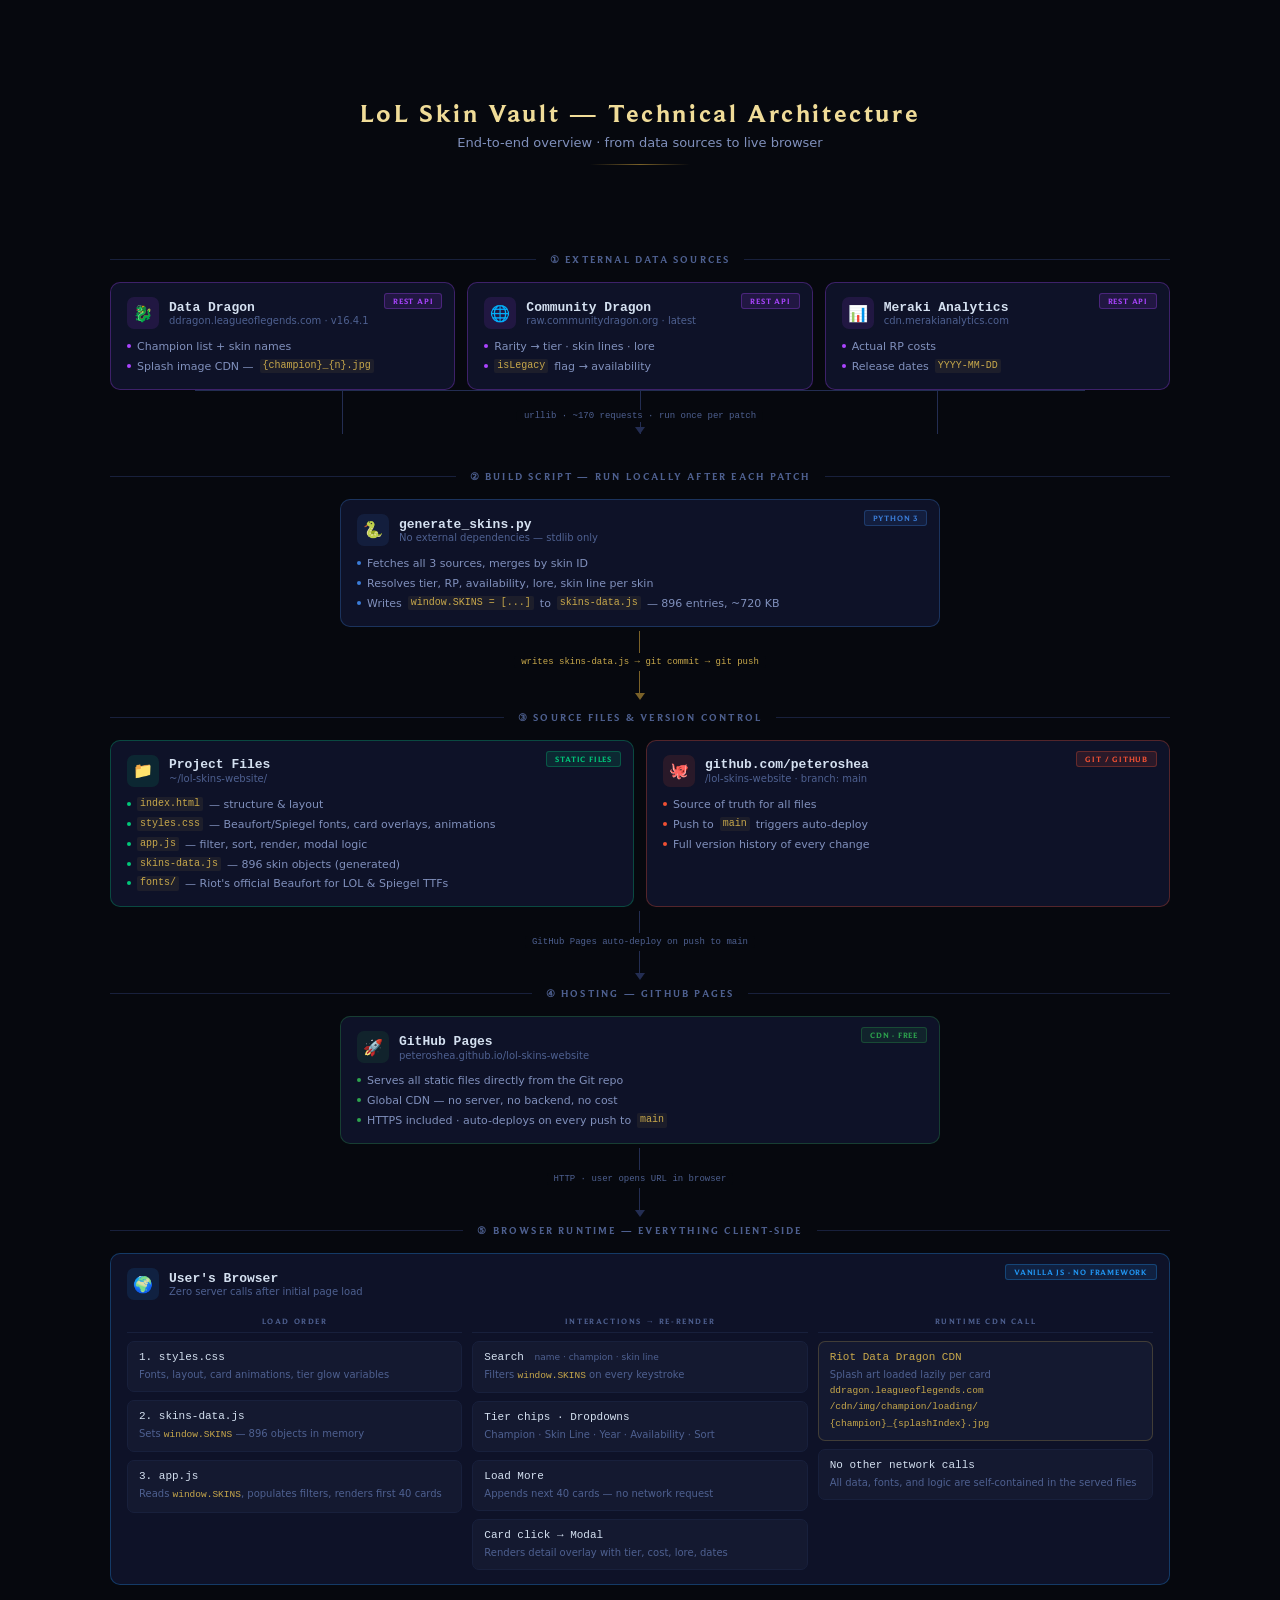
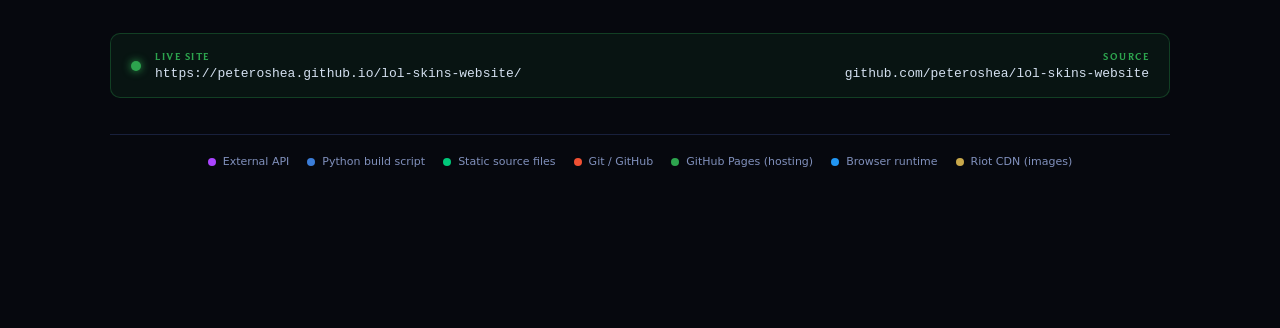
<file: architecture.html>
<!DOCTYPE html>
<html lang="en">
<head>
  <meta charset="UTF-8">
  <meta name="viewport" content="width=device-width, initial-scale=1.0">
  <title>LoL Skin Vault — Architecture</title>
  <style>
    @font-face {
      font-family: 'Beaufort for LOL';
      src: url('fonts/beaufort/BeaufortForLoL-TTF/BeaufortforLOL-Bold.ttf') format('truetype');
      font-weight: 700;
    }

    *, *::before, *::after { box-sizing: border-box; margin: 0; padding: 0; }

    :root {
      --bg:          #06080E;
      --bg2:         #090C1A;
      --bg3:         #0E1228;
      --bg4:         #141930;
      --gold:        #C8A84B;
      --gold-light:  #F0DC98;
      --gold-dim:    #7A6128;
      --text:        #4E6090;
      --text-mid:    #8090BC;
      --text-bright: #D4E0F0;
      --border:      #18203C;
      --border-mid:  #232D52;

      --c-api:     #AA44FF;
      --c-python:  #3B7DD8;
      --c-git:     #F05033;
      --c-pages:   #2DA44E;
      --c-browser: #2196F3;
      --c-cdn:     #C8A84B;
      --c-files:   #00C87A;
    }

    html, body {
      background: var(--bg);
      color: var(--text-mid);
      font-family: 'Spiegel', 'Segoe UI', system-ui, sans-serif;
      min-height: 100vh;
      padding: 48px 24px 80px;
    }

    /* ── Header ── */
    .page-header {
      text-align: center;
      margin-bottom: 52px;
    }
    .page-header h1 {
      font-family: 'Beaufort for LOL', serif;
      font-size: 26px; font-weight: 700;
      color: var(--gold-light);
      letter-spacing: 0.1em;
      margin-bottom: 6px;
    }
    .page-header p {
      font-size: 13px; color: var(--text-mid);
    }
    .gold-rule {
      width: 100px; height: 1px;
      background: linear-gradient(90deg, transparent, var(--gold-dim), transparent);
      margin: 14px auto 0;
    }

    /* ── Layout ── */
    .diagram {
      max-width: 1060px;
      margin: 0 auto;
      display: flex;
      flex-direction: column;
      gap: 0;
    }

    /* ── Section header ── */
    .section-head {
      display: flex; align-items: center; gap: 14px;
      margin: 36px 0 16px;
    }
    .section-head .line { flex: 1; height: 1px; background: var(--border); }
    .section-head .label {
      font-family: 'Beaufort for LOL', serif;
      font-size: 10px; font-weight: 700;
      letter-spacing: 0.22em; text-transform: uppercase;
      color: var(--text); white-space: nowrap;
    }

    /* ── Row ── */
    .row { display: flex; gap: 12px; align-items: stretch; }
    .row.center { justify-content: center; }

    /* ── Vertical connector ── */
    .arrow-down {
      display: flex; flex-direction: column; align-items: center;
      padding: 4px 0; gap: 0;
    }
    .arrow-down .shaft {
      width: 1px; background: var(--border-mid);
      flex: 1; min-height: 22px;
    }
    .arrow-down .head {
      width: 0; height: 0;
      border-left: 5px solid transparent;
      border-right: 5px solid transparent;
      border-top: 7px solid var(--border-mid);
    }
    .arrow-down .tag {
      font-size: 9px; color: var(--text);
      background: var(--bg); padding: 1px 7px;
      border-radius: 3px; white-space: nowrap;
      margin: 3px 0;
      font-family: 'Courier New', monospace;
    }
    .arrow-down.gold .shaft { background: var(--gold-dim); }
    .arrow-down.gold .head  { border-top-color: var(--gold-dim); }
    .arrow-down.gold .tag   { color: var(--gold); }

    /* ── Node ── */
    .node {
      background: var(--bg3);
      border: 1px solid var(--border-mid);
      border-radius: 10px;
      padding: 14px 16px;
      flex: 1;
      position: relative;
    }
    .node-top {
      display: flex; align-items: center; gap: 10px;
      margin-bottom: 10px;
    }
    .node-icon {
      width: 32px; height: 32px; border-radius: 7px;
      display: flex; align-items: center; justify-content: center;
      font-size: 16px; flex-shrink: 0;
    }
    .node-name {
      font-family: 'Courier New', monospace;
      font-size: 13px; font-weight: 600;
      color: var(--text-bright); line-height: 1.2;
    }
    .node-sub {
      font-size: 10px; color: var(--text);
      font-family: 'Segoe UI', system-ui, sans-serif;
    }
    .node-tag {
      position: absolute; top: 10px; right: 12px;
      font-family: 'Beaufort for LOL', serif;
      font-size: 8px; font-weight: 700;
      letter-spacing: 0.1em; text-transform: uppercase;
      padding: 2px 8px; border-radius: 3px;
    }
    .node-body { display: flex; flex-direction: column; gap: 4px; }
    .detail {
      font-size: 11px; color: var(--text-mid);
      display: flex; align-items: flex-start; gap: 6px;
      line-height: 1.45;
    }
    .dot {
      width: 4px; height: 4px; border-radius: 50%;
      flex-shrink: 0; margin-top: 5px;
    }
    .detail code {
      font-family: 'Courier New', monospace;
      font-size: 10px; color: var(--gold);
      background: rgba(200,168,75,0.08);
      padding: 0 3px; border-radius: 2px;
    }

    /* colour variants */
    .api     { border-color: rgba(170,68,255,0.3); }
    .api     .node-icon { background: rgba(170,68,255,0.12); }
    .api     .node-tag  { background: rgba(170,68,255,0.12); color: var(--c-api); border: 1px solid rgba(170,68,255,0.3); }
    .api     .dot       { background: var(--c-api); }

    .python  { border-color: rgba(59,125,216,0.3); }
    .python  .node-icon { background: rgba(59,125,216,0.12); }
    .python  .node-tag  { background: rgba(59,125,216,0.12); color: var(--c-python); border: 1px solid rgba(59,125,216,0.3); }
    .python  .dot       { background: var(--c-python); }

    .files   { border-color: rgba(0,200,122,0.3); }
    .files   .node-icon { background: rgba(0,200,122,0.12); }
    .files   .node-tag  { background: rgba(0,200,122,0.12); color: var(--c-files); border: 1px solid rgba(0,200,122,0.3); }
    .files   .dot       { background: var(--c-files); }

    .git     { border-color: rgba(240,80,51,0.3); }
    .git     .node-icon { background: rgba(240,80,51,0.12); }
    .git     .node-tag  { background: rgba(240,80,51,0.12); color: var(--c-git); border: 1px solid rgba(240,80,51,0.3); }
    .git     .dot       { background: var(--c-git); }

    .pages   { border-color: rgba(45,164,78,0.3); }
    .pages   .node-icon { background: rgba(45,164,78,0.12); }
    .pages   .node-tag  { background: rgba(45,164,78,0.12); color: var(--c-pages); border: 1px solid rgba(45,164,78,0.3); }
    .pages   .dot       { background: var(--c-pages); }

    .browser { border-color: rgba(33,150,243,0.3); }
    .browser .node-icon { background: rgba(33,150,243,0.12); }
    .browser .node-tag  { background: rgba(33,150,243,0.12); color: var(--c-browser); border: 1px solid rgba(33,150,243,0.3); }
    .browser .dot       { background: var(--c-browser); }

    .cdn     { border-color: rgba(200,168,75,0.3); }
    .cdn     .node-icon { background: rgba(200,168,75,0.1); }
    .cdn     .node-tag  { background: rgba(200,168,75,0.1); color: var(--gold); border: 1px solid rgba(200,168,75,0.3); }
    .cdn     .dot       { background: var(--gold); }

    /* ── Funnel: 3 APIs → 1 script ── */
    .funnel-wrap { position: relative; height: 44px; margin: 0 8%; }
    .funnel-wrap .h-line {
      position: absolute; top: 0; left: 0; right: 0;
      height: 1px; background: var(--border-mid);
    }
    .funnel-wrap .v { position: absolute; top: 0; width: 1px; background: var(--border-mid); height: 44px; }
    .funnel-wrap .v1 { left: 16.5%; }
    .funnel-wrap .v2 { left: 50%; }
    .funnel-wrap .v3 { right: 16.5%; }
    .funnel-wrap .arrow-tip {
      position: absolute; bottom: 0; left: 50%;
      transform: translateX(-50%);
      width: 0; height: 0;
      border-left: 5px solid transparent;
      border-right: 5px solid transparent;
      border-top: 7px solid var(--border-mid);
    }
    .funnel-wrap .ftag {
      position: absolute; bottom: 12px; left: 50%;
      transform: translateX(-50%);
      font-size: 9px; color: var(--text);
      background: var(--bg); padding: 1px 7px;
      border-radius: 3px; white-space: nowrap;
      font-family: 'Courier New', monospace;
    }

    /* ── GitHub split: repo + pages side by side ── */
    .gh-row { display: grid; grid-template-columns: 1fr 1fr; gap: 12px; }

    /* ── Browser runtime grid ── */
    .runtime-grid { display: grid; grid-template-columns: 1fr 1fr 1fr; gap: 10px; }
    .rt-col { display: flex; flex-direction: column; gap: 8px; }
    .rt-col-label {
      font-family: 'Beaufort for LOL', serif;
      font-size: 8px; text-transform: uppercase; letter-spacing: 0.2em;
      color: var(--text); text-align: center;
      padding-bottom: 6px; border-bottom: 1px solid var(--border);
    }
    .rt-box {
      background: var(--bg4); border: 1px solid var(--border);
      border-radius: 7px; padding: 9px 11px;
    }
    .rt-title {
      font-family: 'Courier New', monospace;
      font-size: 11px; color: var(--text-bright); margin-bottom: 4px;
    }
    .rt-title small { font-family: system-ui; font-size: 9px; color: var(--text); margin-left: 4px; }
    .rt-detail { font-size: 10px; color: var(--text); line-height: 1.5; }
    .rt-detail code { font-family: 'Courier New', monospace; font-size: 9.5px; color: var(--gold); }

    /* ── Live URL banner ── */
    .live-banner {
      margin-top: 48px;
      background: rgba(45,164,78,0.08);
      border: 1px solid rgba(45,164,78,0.3);
      border-radius: 10px;
      padding: 16px 20px;
      display: flex; align-items: center; gap: 14px;
    }
    .live-dot {
      width: 10px; height: 10px; border-radius: 50%;
      background: var(--c-pages);
      box-shadow: 0 0 8px var(--c-pages);
      flex-shrink: 0;
      animation: pulse 2s ease-in-out infinite;
    }
    @keyframes pulse {
      0%, 100% { opacity: 1; }
      50%       { opacity: 0.4; }
    }
    .live-label {
      font-family: 'Beaufort for LOL', serif;
      font-size: 10px; letter-spacing: 0.15em; text-transform: uppercase;
      color: var(--c-pages); margin-bottom: 3px;
    }
    .live-url {
      font-family: 'Courier New', monospace;
      font-size: 13px; color: var(--text-bright);
    }
    .live-url a { color: inherit; text-decoration: none; }
    .live-url a:hover { color: var(--gold); }

    /* ── Legend ── */
    .legend {
      display: flex; flex-wrap: wrap; gap: 18px;
      margin-top: 36px; padding-top: 20px;
      border-top: 1px solid var(--border);
      justify-content: center;
    }
    .legend-item { display: flex; align-items: center; gap: 7px; font-size: 11px; color: var(--text-mid); }
    .legend-dot { width: 8px; height: 8px; border-radius: 50%; flex-shrink: 0; }
  </style>
</head>
<body>

<div class="page-header">
  <h1>LoL Skin Vault — Technical Architecture</h1>
  <p>End-to-end overview · from data sources to live browser</p>
  <div class="gold-rule"></div>
</div>

<div class="diagram">

  <!-- ══ 1. DATA SOURCES ══ -->
  <div class="section-head"><div class="line"></div><div class="label">① External Data Sources</div><div class="line"></div></div>

  <div class="row">
    <div class="node api">
      <div class="node-tag">REST API</div>
      <div class="node-top">
        <div class="node-icon">🐉</div>
        <div><div class="node-name">Data Dragon</div><div class="node-sub">ddragon.leagueoflegends.com · v16.4.1</div></div>
      </div>
      <div class="node-body">
        <div class="detail"><div class="dot"></div>Champion list + skin names</div>
        <div class="detail"><div class="dot"></div>Splash image CDN — <code>{champion}_{n}.jpg</code></div>
      </div>
    </div>

    <div class="node api">
      <div class="node-tag">REST API</div>
      <div class="node-top">
        <div class="node-icon">🌐</div>
        <div><div class="node-name">Community Dragon</div><div class="node-sub">raw.communitydragon.org · latest</div></div>
      </div>
      <div class="node-body">
        <div class="detail"><div class="dot"></div>Rarity → tier · skin lines · lore</div>
        <div class="detail"><div class="dot"></div><code>isLegacy</code> flag → availability</div>
      </div>
    </div>

    <div class="node api">
      <div class="node-tag">REST API</div>
      <div class="node-top">
        <div class="node-icon">📊</div>
        <div><div class="node-name">Meraki Analytics</div><div class="node-sub">cdn.merakianalytics.com</div></div>
      </div>
      <div class="node-body">
        <div class="detail"><div class="dot"></div>Actual RP costs</div>
        <div class="detail"><div class="dot"></div>Release dates <code>YYYY-MM-DD</code></div>
      </div>
    </div>
  </div>

  <!-- funnel arrows -->
  <div class="funnel-wrap">
    <div class="h-line"></div>
    <div class="v v1"></div>
    <div class="v v2"></div>
    <div class="v v3"></div>
    <div class="ftag">urllib · ~170 requests · run once per patch</div>
    <div class="arrow-tip"></div>
  </div>

  <!-- ══ 2. BUILD SCRIPT ══ -->
  <div class="section-head"><div class="line"></div><div class="label">② Build Script — run locally after each patch</div><div class="line"></div></div>

  <div class="row center">
    <div class="node python" style="max-width:600px;width:100%">
      <div class="node-tag">Python 3</div>
      <div class="node-top">
        <div class="node-icon">🐍</div>
        <div><div class="node-name">generate_skins.py</div><div class="node-sub">No external dependencies — stdlib only</div></div>
      </div>
      <div class="node-body">
        <div class="detail"><div class="dot"></div>Fetches all 3 sources, merges by skin ID</div>
        <div class="detail"><div class="dot"></div>Resolves tier, RP, availability, lore, skin line per skin</div>
        <div class="detail"><div class="dot"></div>Writes <code>window.SKINS = [...]</code> to <code>skins-data.js</code> — 896 entries, ~720 KB</div>
      </div>
    </div>
  </div>

  <div class="arrow-down gold" style="height:48px;margin:0 auto;">
    <div class="shaft"></div>
    <div class="tag">writes skins-data.js → git commit → git push</div>
    <div class="shaft"></div>
    <div class="head"></div>
  </div>

  <!-- ══ 3. SOURCE FILES + GIT ══ -->
  <div class="section-head"><div class="line"></div><div class="label">③ Source Files &amp; Version Control</div><div class="line"></div></div>

  <div class="row">
    <div class="node files">
      <div class="node-tag">Static Files</div>
      <div class="node-top">
        <div class="node-icon">📁</div>
        <div><div class="node-name">Project Files</div><div class="node-sub">~/lol-skins-website/</div></div>
      </div>
      <div class="node-body">
        <div class="detail"><div class="dot"></div><code>index.html</code> — structure &amp; layout</div>
        <div class="detail"><div class="dot"></div><code>styles.css</code> — Beaufort/Spiegel fonts, card overlays, animations</div>
        <div class="detail"><div class="dot"></div><code>app.js</code> — filter, sort, render, modal logic</div>
        <div class="detail"><div class="dot"></div><code>skins-data.js</code> — 896 skin objects (generated)</div>
        <div class="detail"><div class="dot"></div><code>fonts/</code> — Riot's official Beaufort for LOL &amp; Spiegel TTFs</div>
      </div>
    </div>

    <div class="node git">
      <div class="node-tag">Git / GitHub</div>
      <div class="node-top">
        <div class="node-icon">🐙</div>
        <div><div class="node-name">github.com/peteroshea</div><div class="node-sub">/lol-skins-website · branch: main</div></div>
      </div>
      <div class="node-body">
        <div class="detail"><div class="dot"></div>Source of truth for all files</div>
        <div class="detail"><div class="dot"></div>Push to <code>main</code> triggers auto-deploy</div>
        <div class="detail"><div class="dot"></div>Full version history of every change</div>
      </div>
    </div>
  </div>

  <div class="arrow-down" style="height:44px;margin:0 auto;">
    <div class="shaft"></div>
    <div class="tag">GitHub Pages auto-deploy on push to main</div>
    <div class="shaft"></div>
    <div class="head"></div>
  </div>

  <!-- ══ 4. HOSTING ══ -->
  <div class="section-head"><div class="line"></div><div class="label">④ Hosting — GitHub Pages</div><div class="line"></div></div>

  <div class="row center">
    <div class="node pages" style="max-width:600px;width:100%">
      <div class="node-tag">CDN · Free</div>
      <div class="node-top">
        <div class="node-icon">🚀</div>
        <div><div class="node-name">GitHub Pages</div><div class="node-sub">peteroshea.github.io/lol-skins-website</div></div>
      </div>
      <div class="node-body">
        <div class="detail"><div class="dot"></div>Serves all static files directly from the Git repo</div>
        <div class="detail"><div class="dot"></div>Global CDN — no server, no backend, no cost</div>
        <div class="detail"><div class="dot"></div>HTTPS included · auto-deploys on every push to <code>main</code></div>
      </div>
    </div>
  </div>

  <div class="arrow-down" style="height:44px;margin:0 auto;">
    <div class="shaft"></div>
    <div class="tag">HTTP · user opens URL in browser</div>
    <div class="shaft"></div>
    <div class="head"></div>
  </div>

  <!-- ══ 5. BROWSER RUNTIME ══ -->
  <div class="section-head"><div class="line"></div><div class="label">⑤ Browser Runtime — everything client-side</div><div class="line"></div></div>

  <div class="node browser" style="width:100%">
    <div class="node-tag">Vanilla JS · No Framework</div>
    <div class="node-top" style="margin-bottom:16px;">
      <div class="node-icon">🌍</div>
      <div><div class="node-name">User's Browser</div><div class="node-sub">Zero server calls after initial page load</div></div>
    </div>
    <div class="runtime-grid">
      <div class="rt-col">
        <div class="rt-col-label">Load order</div>
        <div class="rt-box">
          <div class="rt-title">1. styles.css</div>
          <div class="rt-detail">Fonts, layout, card animations, tier glow variables</div>
        </div>
        <div class="rt-box">
          <div class="rt-title">2. skins-data.js</div>
          <div class="rt-detail">Sets <code>window.SKINS</code> — 896 objects in memory</div>
        </div>
        <div class="rt-box">
          <div class="rt-title">3. app.js</div>
          <div class="rt-detail">Reads <code>window.SKINS</code>, populates filters, renders first 40 cards</div>
        </div>
      </div>

      <div class="rt-col">
        <div class="rt-col-label">Interactions → re-render</div>
        <div class="rt-box">
          <div class="rt-title">Search <small>name · champion · skin line</small></div>
          <div class="rt-detail">Filters <code>window.SKINS</code> on every keystroke</div>
        </div>
        <div class="rt-box">
          <div class="rt-title">Tier chips · Dropdowns</div>
          <div class="rt-detail">Champion · Skin Line · Year · Availability · Sort</div>
        </div>
        <div class="rt-box">
          <div class="rt-title">Load More</div>
          <div class="rt-detail">Appends next 40 cards — no network request</div>
        </div>
        <div class="rt-box">
          <div class="rt-title">Card click → Modal</div>
          <div class="rt-detail">Renders detail overlay with tier, cost, lore, dates</div>
        </div>
      </div>

      <div class="rt-col">
        <div class="rt-col-label">Runtime CDN call</div>
        <div class="rt-box" style="border-color:rgba(200,168,75,0.25);">
          <div class="rt-title" style="color:var(--gold);">Riot Data Dragon CDN</div>
          <div class="rt-detail">
            Splash art loaded lazily per card<br><code>ddragon.leagueoflegends.com</code><br><code>/cdn/img/champion/loading/</code><br><code>{champion}_{splashIndex}.jpg</code>
          </div>
        </div>
        <div class="rt-box">
          <div class="rt-title">No other network calls</div>
          <div class="rt-detail">All data, fonts, and logic are self-contained in the served files</div>
        </div>
      </div>
    </div>
  </div>

  <!-- ══ LIVE BANNER ══ -->
  <div class="live-banner">
    <div class="live-dot"></div>
    <div>
      <div class="live-label">Live Site</div>
      <div class="live-url"><a href="https://peteroshea.github.io/lol-skins-website/" target="_blank">https://peteroshea.github.io/lol-skins-website/</a></div>
    </div>
    <div style="margin-left:auto; text-align:right;">
      <div class="live-label">Source</div>
      <div class="live-url"><a href="https://github.com/peteroshea/lol-skins-website" target="_blank">github.com/peteroshea/lol-skins-website</a></div>
    </div>
  </div>

  <!-- ══ LEGEND ══ -->
  <div class="legend">
    <div class="legend-item"><div class="legend-dot" style="background:var(--c-api)"></div>External API</div>
    <div class="legend-item"><div class="legend-dot" style="background:var(--c-python)"></div>Python build script</div>
    <div class="legend-item"><div class="legend-dot" style="background:var(--c-files)"></div>Static source files</div>
    <div class="legend-item"><div class="legend-dot" style="background:var(--c-git)"></div>Git / GitHub</div>
    <div class="legend-item"><div class="legend-dot" style="background:var(--c-pages)"></div>GitHub Pages (hosting)</div>
    <div class="legend-item"><div class="legend-dot" style="background:var(--c-browser)"></div>Browser runtime</div>
    <div class="legend-item"><div class="legend-dot" style="background:var(--c-cdn)"></div>Riot CDN (images)</div>
  </div>

</div>
</body>
</html>
</file>
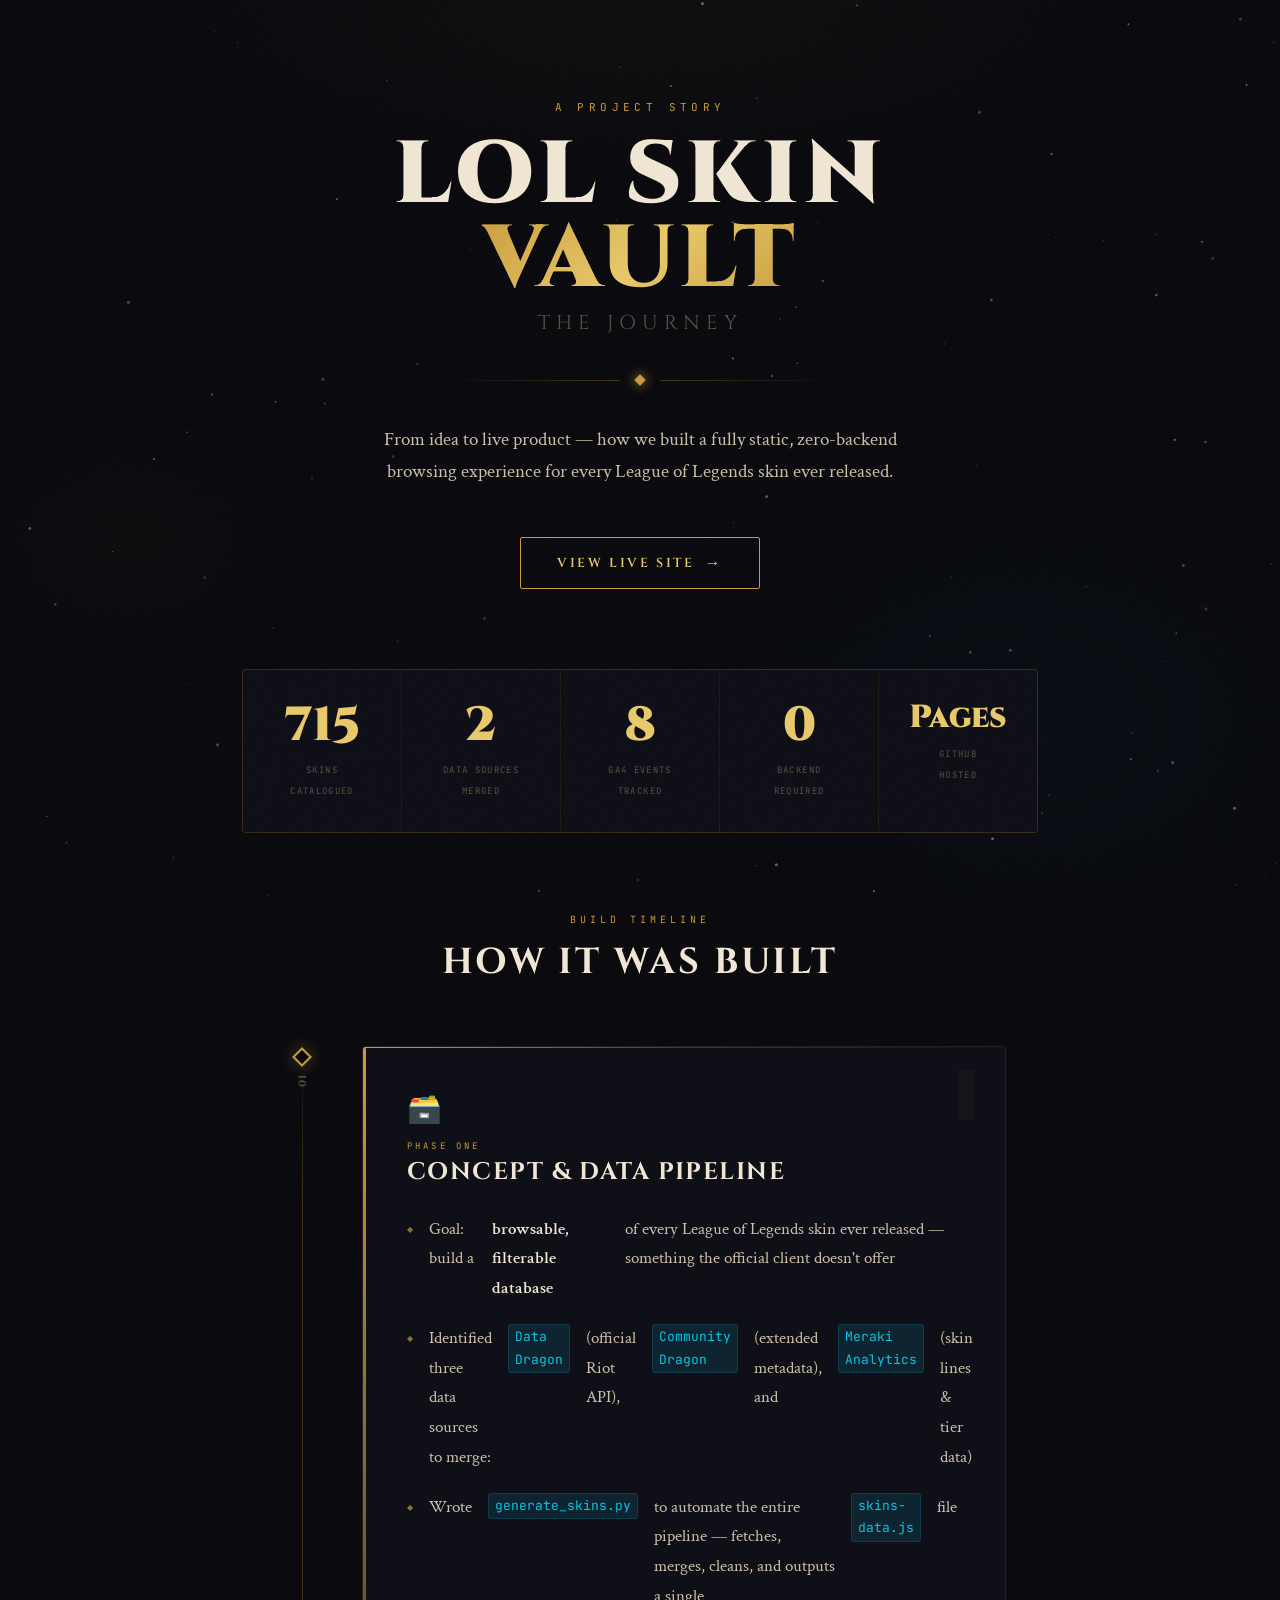
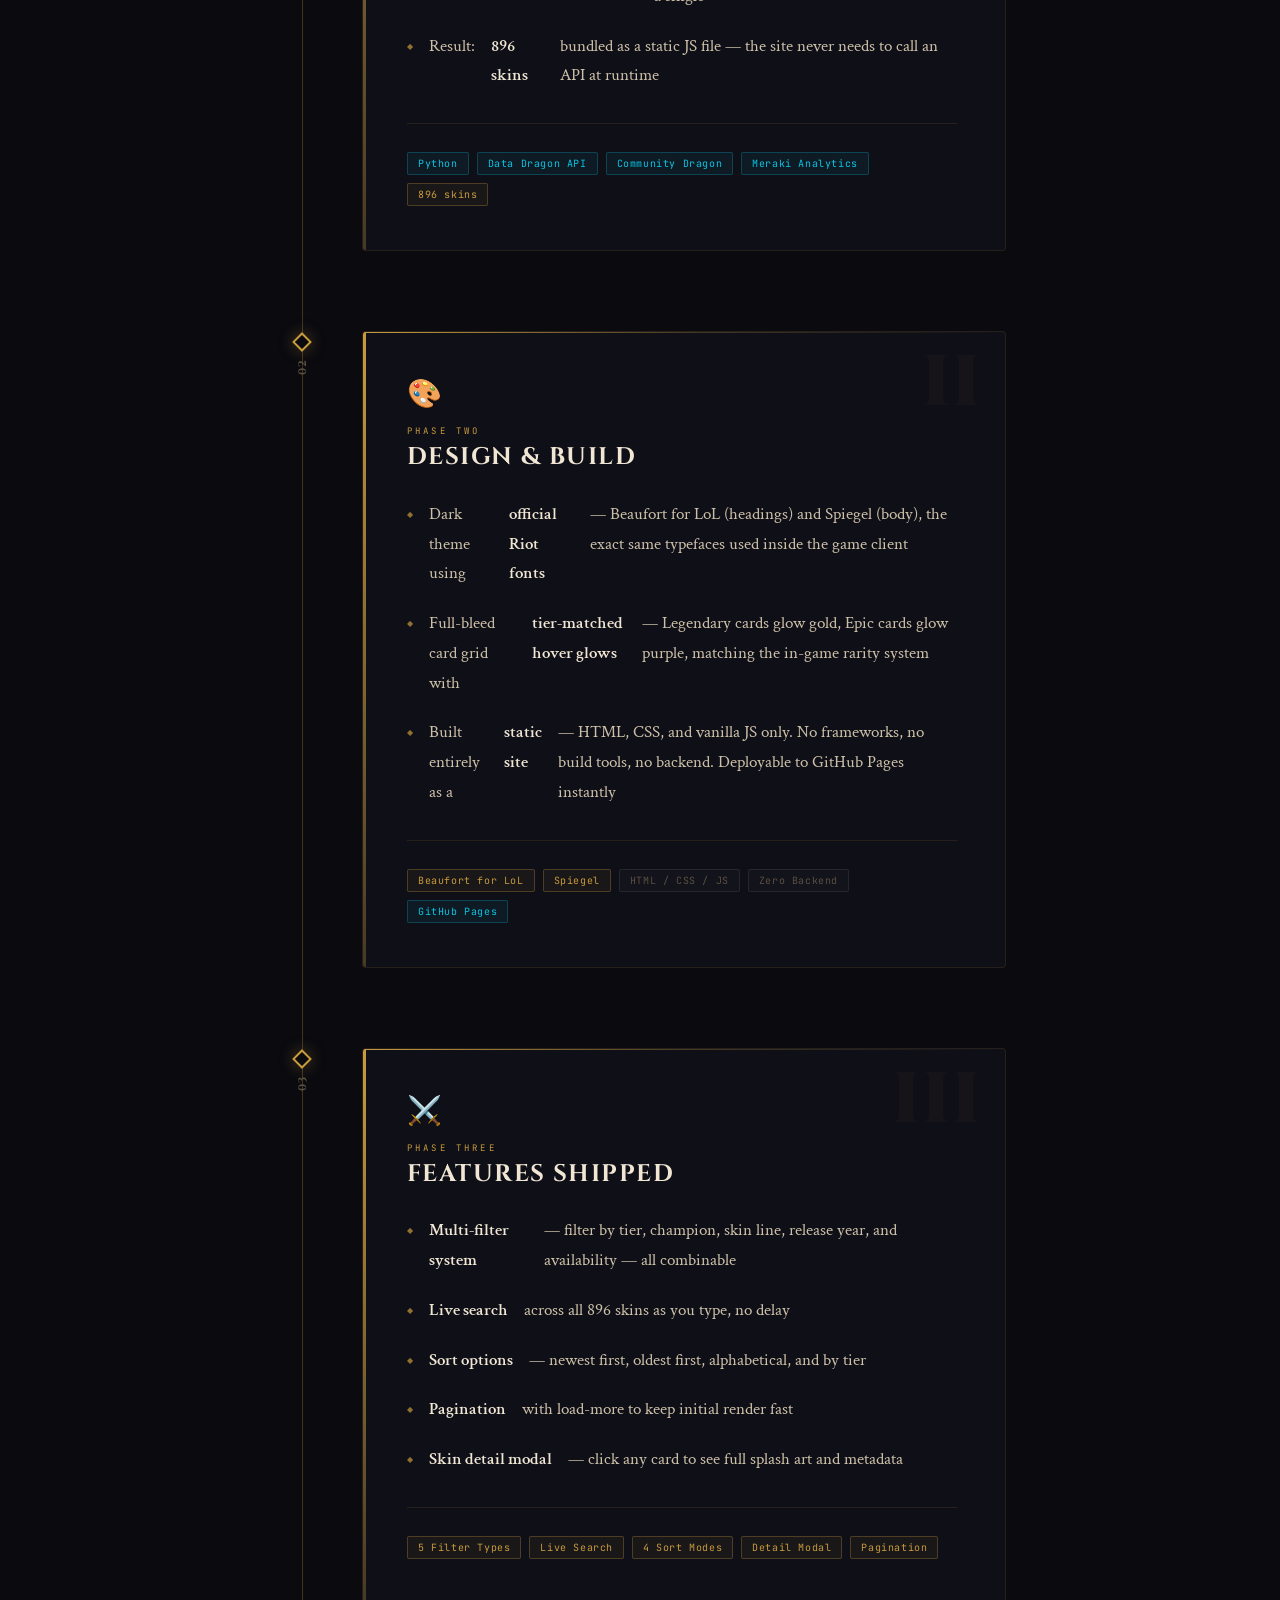
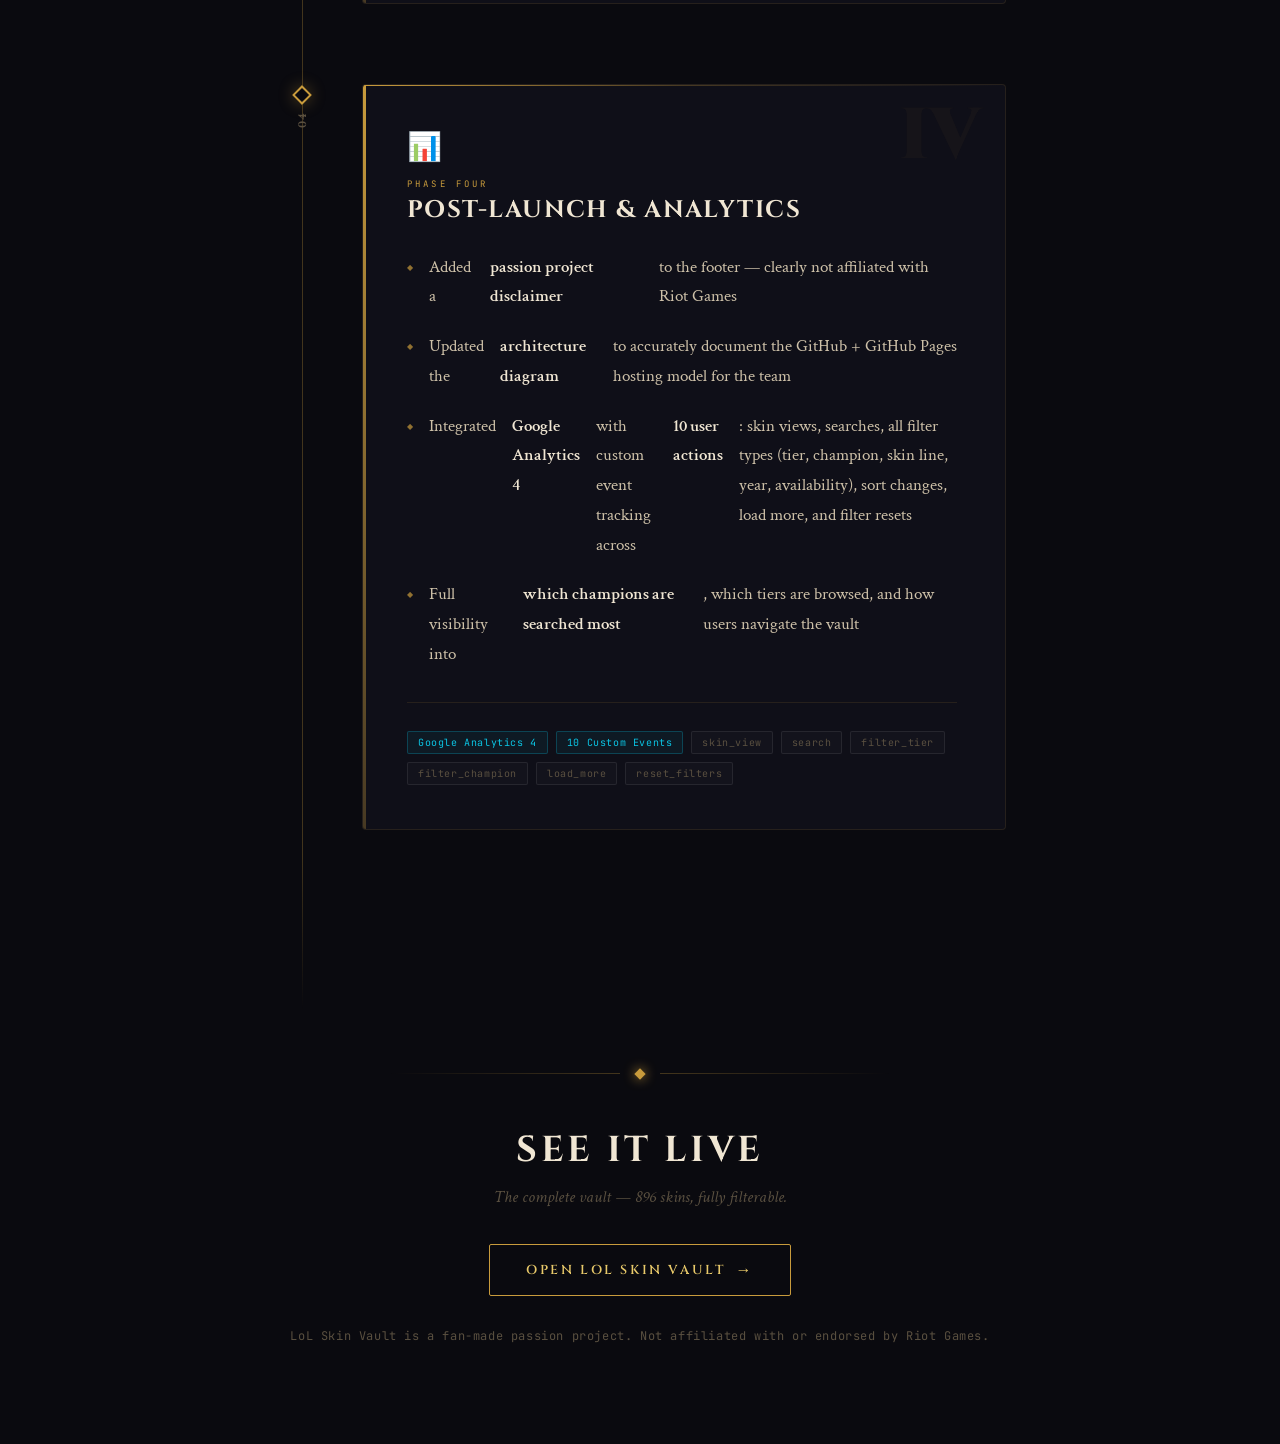
<file: journey.html>
<!DOCTYPE html>
<html lang="en">
<head>
<meta charset="UTF-8">
<meta name="viewport" content="width=device-width, initial-scale=1.0">
<title>LoL Skin Vault — The Journey</title>
<link rel="preconnect" href="https://fonts.googleapis.com">
<link rel="preconnect" href="https://fonts.gstatic.com" crossorigin>
<link href="https://fonts.googleapis.com/css2?family=Cinzel:wght@400;600;700;900&family=Crimson+Text:ital,wght@0,400;0,600;1,400&family=JetBrains+Mono:wght@400;500&display=swap" rel="stylesheet">
<style>
/* ============================================================
   LOL SKIN VAULT — JOURNEY PAGE
   Aesthetic: Epic cinematic game reveal
   ============================================================ */

:root {
  --bg:         #0a0a0f;
  --bg2:        #0f0f18;
  --bg3:        #14141f;
  --gold:       #c89b3c;
  --gold-light: #e8c96a;
  --gold-dim:   rgba(200,155,60,0.15);
  --gold-line:  rgba(200,155,60,0.3);
  --blue:       #0bc4e3;
  --blue-dim:   rgba(11,196,227,0.12);
  --text:       #cdc0a8;
  --text-bright:#f0e6d3;
  --text-dim:   #5a5040;
  --border:     rgba(200,155,60,0.12);
}

*, *::before, *::after { box-sizing:border-box; margin:0; padding:0; }

html { scroll-behavior: smooth; }

body {
  font-family: 'Crimson Text', Georgia, serif;
  background: var(--bg);
  color: var(--text);
  min-height: 100vh;
  overflow-x: hidden;
  cursor: default;
}

/* ── CANVAS STARFIELD ── */
#stars {
  position: fixed;
  inset: 0;
  pointer-events: none;
  z-index: 0;
}

/* ── BACKGROUND GLOW ── */
.bg-glow {
  position: fixed;
  inset: 0;
  pointer-events: none;
  z-index: 0;
  background:
    radial-gradient(ellipse 80% 40% at 50% 0%, rgba(200,155,60,0.04) 0%, transparent 60%),
    radial-gradient(ellipse 60% 60% at 80% 80%, rgba(11,196,227,0.03) 0%, transparent 50%),
    radial-gradient(ellipse 40% 40% at 10% 60%, rgba(200,155,60,0.025) 0%, transparent 50%);
}

/* ── GRAIN OVERLAY ── */
body::after {
  content:'';
  position:fixed; inset:0;
  background-image: url("data:image/svg+xml,%3Csvg viewBox='0 0 256 256' xmlns='http://www.w3.org/2000/svg'%3E%3Cfilter id='n'%3E%3CfeTurbulence type='fractalNoise' baseFrequency='0.9' numOctaves='4' stitchTiles='stitch'/%3E%3C/filter%3E%3Crect width='100%25' height='100%25' filter='url(%23n)' opacity='0.03'/%3E%3C/svg%3E");
  pointer-events:none;
  z-index:999;
  opacity:0.4;
}

/* ── CONTENT WRAPPER ── */
.wrap {
  position: relative;
  z-index: 1;
  max-width: 860px;
  margin: 0 auto;
  padding: 0 32px;
}

/* ══════════════════════════════════
   HERO
══════════════════════════════════ */
.hero {
  position: relative;
  text-align: center;
  padding: 100px 32px 80px;
  overflow: hidden;
}

.hero-eyebrow {
  font-family: 'JetBrains Mono', monospace;
  font-size: 11px;
  letter-spacing: 0.4em;
  text-transform: uppercase;
  color: var(--gold);
  margin-bottom: 20px;
  opacity: 0;
  animation: fade-down 0.8s ease 0.2s forwards;
}

.hero-title {
  font-family: 'Cinzel', serif;
  font-size: clamp(42px, 8vw, 88px);
  font-weight: 900;
  line-height: 0.95;
  letter-spacing: 0.05em;
  text-transform: uppercase;
  color: var(--text-bright);
  margin-bottom: 8px;
  opacity: 0;
  animation: fade-down 0.9s ease 0.4s forwards;
}

.hero-title .accent {
  background: linear-gradient(135deg, var(--gold) 0%, var(--gold-light) 50%, var(--gold) 100%);
  -webkit-background-clip: text;
  -webkit-text-fill-color: transparent;
  background-clip: text;
}

.hero-sub {
  font-family: 'Cinzel', serif;
  font-size: clamp(14px, 2.5vw, 20px);
  font-weight: 400;
  letter-spacing: 0.3em;
  text-transform: uppercase;
  color: var(--text-dim);
  margin-bottom: 40px;
  opacity: 0;
  animation: fade-down 0.9s ease 0.6s forwards;
}

.hero-divider {
  display: flex;
  align-items: center;
  justify-content: center;
  gap: 16px;
  margin: 0 auto 40px;
  max-width: 400px;
  opacity: 0;
  animation: fade-in 1s ease 0.8s forwards;
}

.hero-divider-line {
  flex: 1;
  height: 1px;
  background: linear-gradient(90deg, transparent, var(--gold-line));
}
.hero-divider-line.right {
  background: linear-gradient(90deg, var(--gold-line), transparent);
}

.hero-diamond {
  width: 8px; height: 8px;
  background: var(--gold);
  transform: rotate(45deg);
  box-shadow: 0 0 12px var(--gold);
  flex-shrink: 0;
}

.hero-desc {
  font-size: clamp(16px, 2vw, 19px);
  line-height: 1.7;
  color: var(--text);
  max-width: 560px;
  margin: 0 auto 48px;
  opacity: 0;
  animation: fade-up 1s ease 1s forwards;
}

.cta-btn {
  display: inline-flex;
  align-items: center;
  gap: 10px;
  padding: 14px 36px;
  background: transparent;
  border: 1px solid var(--gold);
  color: var(--gold-light);
  font-family: 'Cinzel', serif;
  font-size: 13px;
  font-weight: 600;
  letter-spacing: 0.2em;
  text-transform: uppercase;
  text-decoration: none;
  border-radius: 2px;
  position: relative;
  overflow: hidden;
  transition: color 0.3s ease, box-shadow 0.3s ease;
  opacity: 0;
  animation: fade-up 1s ease 1.2s forwards;
}

.cta-btn::before {
  content: '';
  position: absolute;
  inset: 0;
  background: var(--gold-dim);
  transform: translateX(-100%);
  transition: transform 0.4s ease;
}

.cta-btn:hover::before { transform: translateX(0); }
.cta-btn:hover {
  color: var(--gold-light);
  box-shadow: 0 0 32px rgba(200,155,60,0.2), 0 0 64px rgba(200,155,60,0.08);
}

.cta-arrow { font-size: 16px; transition: transform 0.3s ease; }
.cta-btn:hover .cta-arrow { transform: translateX(4px); }

/* ══════════════════════════════════
   STATS STRIP
══════════════════════════════════ */
.stats-strip {
  position: relative;
  padding: 0 32px 80px;
}

.stats-grid {
  display: grid;
  grid-template-columns: repeat(5, 1fr);
  gap: 1px;
  background: var(--border);
  border: 1px solid var(--border);
  border-radius: 4px;
  overflow: hidden;
}

.stat-cell {
  background: var(--bg2);
  padding: 32px 16px;
  text-align: center;
  position: relative;
  transition: background 0.3s ease;
}

.stat-cell:hover { background: var(--bg3); }

.stat-cell::before {
  content: '';
  position: absolute;
  top: 0; left: 0; right: 0;
  height: 2px;
  background: linear-gradient(90deg, transparent, var(--gold), transparent);
  opacity: 0;
  transition: opacity 0.3s ease;
}

.stat-cell:hover::before { opacity: 1; }

.stat-num {
  font-family: 'Cinzel', serif;
  font-size: clamp(28px, 4vw, 48px);
  font-weight: 900;
  color: var(--gold-light);
  line-height: 1;
  margin-bottom: 8px;
  display: block;
}

.stat-label {
  font-family: 'JetBrains Mono', monospace;
  font-size: 9px;
  letter-spacing: 0.15em;
  text-transform: uppercase;
  color: var(--text-dim);
  line-height: 1.4;
}

/* ══════════════════════════════════
   SECTION HEADER
══════════════════════════════════ */
.section-header {
  text-align: center;
  padding: 0 32px 60px;
}

.section-eyebrow {
  font-family: 'JetBrains Mono', monospace;
  font-size: 10px;
  letter-spacing: 0.4em;
  text-transform: uppercase;
  color: var(--gold);
  margin-bottom: 12px;
}

.section-title {
  font-family: 'Cinzel', serif;
  font-size: clamp(22px, 4vw, 36px);
  font-weight: 700;
  letter-spacing: 0.08em;
  text-transform: uppercase;
  color: var(--text-bright);
}

/* ══════════════════════════════════
   TIMELINE
══════════════════════════════════ */
.timeline {
  position: relative;
  padding: 0 32px 100px;
}

/* Vertical spine */
.timeline::before {
  content: '';
  position: absolute;
  left: calc(32px + 28px);
  top: 0;
  bottom: 0;
  width: 1px;
  background: linear-gradient(180deg,
    transparent 0%,
    var(--gold-line) 5%,
    var(--gold-line) 95%,
    transparent 100%
  );
}

.phase {
  display: grid;
  grid-template-columns: 56px 1fr;
  gap: 0 32px;
  margin-bottom: 80px;
  position: relative;
}

/* Phase node on the spine */
.phase-node {
  position: relative;
  display: flex;
  flex-direction: column;
  align-items: center;
  padding-top: 4px;
}

.phase-dot {
  width: 14px;
  height: 14px;
  background: var(--bg);
  border: 2px solid var(--gold);
  transform: rotate(45deg);
  box-shadow: 0 0 16px rgba(200,155,60,0.4);
  position: relative;
  z-index: 1;
  flex-shrink: 0;
  transition: box-shadow 0.3s ease;
}

.phase:hover .phase-dot {
  box-shadow: 0 0 24px rgba(200,155,60,0.7), 0 0 48px rgba(200,155,60,0.2);
}

.phase-num {
  font-family: 'Cinzel', serif;
  font-size: 11px;
  font-weight: 700;
  color: var(--text-dim);
  letter-spacing: 0.1em;
  margin-top: 10px;
  writing-mode: vertical-rl;
  text-orientation: mixed;
  transform: rotate(180deg);
}

/* Phase card */
.phase-card {
  background: var(--bg2);
  border: 1px solid var(--border);
  border-radius: 4px;
  padding: 44px 48px 44px 44px;
  position: relative;
  overflow: hidden;
  transition: border-color 0.3s ease, box-shadow 0.3s ease;
}

.phase-card::before {
  content: '';
  position: absolute;
  left: 0; top: 0; bottom: 0;
  width: 3px;
  background: linear-gradient(180deg, var(--gold), rgba(200,155,60,0.3));
}

.phase-card::after {
  content: '';
  position: absolute;
  top: 0; left: 0; right: 0;
  height: 1px;
  background: linear-gradient(90deg, var(--gold), rgba(200,155,60,0.3), transparent);
}

.phase:hover .phase-card {
  border-color: rgba(200,155,60,0.25);
  box-shadow: 0 8px 48px rgba(0,0,0,0.4), 0 0 0 1px rgba(200,155,60,0.05);
}

/* Chapter number watermark */
.phase-chapter {
  position: absolute;
  right: 24px;
  top: 16px;
  font-family: 'Cinzel', serif;
  font-size: 72px;
  font-weight: 900;
  color: rgba(200,155,60,0.04);
  line-height: 1;
  pointer-events: none;
  user-select: none;
}

.phase-icon {
  font-size: 28px;
  margin-bottom: 12px;
  display: block;
}

.phase-label {
  font-family: 'JetBrains Mono', monospace;
  font-size: 9px;
  letter-spacing: 0.35em;
  text-transform: uppercase;
  color: var(--gold);
  margin-bottom: 6px;
}

.phase-title {
  font-family: 'Cinzel', serif;
  font-size: clamp(18px, 2.5vw, 24px);
  font-weight: 700;
  letter-spacing: 0.06em;
  text-transform: uppercase;
  color: var(--text-bright);
  margin-bottom: 28px;
  line-height: 1.2;
}

.phase-bullets {
  list-style: none;
  display: flex;
  flex-direction: column;
  gap: 20px;
}

.phase-bullets li {
  display: flex;
  gap: 16px;
  align-items: flex-start;
  font-size: 17px;
  line-height: 1.75;
  color: var(--text);
}

.phase-bullets li::before {
  content: '◆';
  color: var(--gold);
  font-size: 8px;
  flex-shrink: 0;
  margin-top: 8px;
  opacity: 0.7;
}

.phase-bullets li strong {
  color: var(--text-bright);
  font-weight: 600;
}

.phase-bullets li .mono {
  font-family: 'JetBrains Mono', monospace;
  font-size: 13px;
  color: var(--blue);
  background: var(--blue-dim);
  padding: 1px 6px;
  border-radius: 3px;
  border: 1px solid rgba(11,196,227,0.15);
}

/* Tags row */
.phase-tags {
  display: flex;
  flex-wrap: wrap;
  gap: 8px;
  margin-top: 32px;
  padding-top: 28px;
  border-top: 1px solid var(--border);
}

.tag {
  font-family: 'JetBrains Mono', monospace;
  font-size: 10px;
  letter-spacing: 0.06em;
  padding: 4px 10px;
  border-radius: 2px;
  border: 1px solid;
}

.tag-gold {
  color: var(--gold);
  border-color: rgba(200,155,60,0.3);
  background: rgba(200,155,60,0.06);
}

.tag-blue {
  color: var(--blue);
  border-color: rgba(11,196,227,0.25);
  background: rgba(11,196,227,0.06);
}

.tag-dim {
  color: var(--text-dim);
  border-color: rgba(255,255,255,0.08);
  background: rgba(255,255,255,0.02);
}

/* ══════════════════════════════════
   FOOTER CTA
══════════════════════════════════ */
.footer-cta {
  text-align: center;
  padding: 60px 32px 100px;
  position: relative;
}

.footer-divider {
  display: flex;
  align-items: center;
  gap: 16px;
  margin: 0 auto 48px;
  max-width: 500px;
}

.footer-divider-line {
  flex: 1;
  height: 1px;
  background: linear-gradient(90deg, transparent, var(--gold-line));
}
.footer-divider-line.r {
  background: linear-gradient(90deg, var(--gold-line), transparent);
}

.footer-cta-title {
  font-family: 'Cinzel', serif;
  font-size: clamp(22px, 4vw, 36px);
  font-weight: 700;
  letter-spacing: 0.1em;
  text-transform: uppercase;
  color: var(--text-bright);
  margin-bottom: 12px;
}

.footer-cta-sub {
  font-size: 17px;
  color: var(--text-dim);
  margin-bottom: 36px;
  font-style: italic;
}

.footer-note {
  margin-top: 32px;
  font-size: 12px;
  color: var(--text-dim);
  font-family: 'JetBrains Mono', monospace;
  letter-spacing: 0.05em;
}

/* ══════════════════════════════════
   SCROLL ANIMATIONS
══════════════════════════════════ */
.reveal {
  opacity: 0;
  transform: translateY(24px);
  transition: opacity 0.7s ease, transform 0.7s ease;
}

.reveal.visible {
  opacity: 1;
  transform: translateY(0);
}

.reveal-left {
  opacity: 0;
  transform: translateX(-20px);
  transition: opacity 0.6s ease, transform 0.6s ease;
}
.reveal-left.visible { opacity: 1; transform: translateX(0); }

.stagger-1 { transition-delay: 0.05s; }
.stagger-2 { transition-delay: 0.12s; }
.stagger-3 { transition-delay: 0.19s; }
.stagger-4 { transition-delay: 0.26s; }
.stagger-5 { transition-delay: 0.33s; }

/* ══════════════════════════════════
   KEYFRAMES
══════════════════════════════════ */
@keyframes fade-down {
  from { opacity:0; transform:translateY(-12px); }
  to   { opacity:1; transform:translateY(0); }
}
@keyframes fade-up {
  from { opacity:0; transform:translateY(12px); }
  to   { opacity:1; transform:translateY(0); }
}
@keyframes fade-in {
  from { opacity:0; }
  to   { opacity:1; }
}

/* ══════════════════════════════════
   RESPONSIVE
══════════════════════════════════ */
@media (max-width: 640px) {
  .stats-grid { grid-template-columns: repeat(3, 1fr); }
  .stats-grid .stat-cell:nth-child(4),
  .stats-grid .stat-cell:nth-child(5) { grid-column: span 1; }

  .timeline::before { left: calc(32px + 20px); }
  .phase { grid-template-columns: 40px 1fr; gap: 0 20px; }
  .phase-card { padding: 24px 20px; }
  .phase-chapter { font-size: 48px; }
}
</style>
</head>
<body>

<canvas id="stars"></canvas>
<div class="bg-glow"></div>

<!-- ══════════════════════════════════
     HERO
══════════════════════════════════ -->
<section class="hero">
  <div class="hero-eyebrow">A Project Story</div>
  <h1 class="hero-title">LoL Skin<br><span class="accent">Vault</span></h1>
  <div class="hero-sub">The Journey</div>

  <div class="hero-divider">
    <div class="hero-divider-line"></div>
    <div class="hero-diamond"></div>
    <div class="hero-divider-line right"></div>
  </div>

  <p class="hero-desc">
    From idea to live product — how we built a fully static, zero-backend
    browsing experience for every League of Legends skin ever released.
  </p>

  <a href="https://peteroshea.github.io/lol-skins-website/" target="_blank" class="cta-btn">
    View Live Site <span class="cta-arrow">→</span>
  </a>
</section>

<!-- ══════════════════════════════════
     STATS
══════════════════════════════════ -->
<div class="wrap">
  <div class="stats-grid reveal">
    <div class="stat-cell">
      <span class="stat-num" data-count="896">0</span>
      <span class="stat-label">Skins<br>Catalogued</span>
    </div>
    <div class="stat-cell">
      <span class="stat-num" data-count="3">0</span>
      <span class="stat-label">Data Sources<br>Merged</span>
    </div>
    <div class="stat-cell">
      <span class="stat-num" data-count="10">0</span>
      <span class="stat-label">GA4 Events<br>Tracked</span>
    </div>
    <div class="stat-cell">
      <span class="stat-num" data-count="0">0</span>
      <span class="stat-label">Backend<br>Required</span>
    </div>
    <div class="stat-cell">
      <span class="stat-num" style="font-size:clamp(18px,3vw,32px)">Pages</span>
      <span class="stat-label">GitHub<br>Hosted</span>
    </div>
  </div>
</div>

<!-- ══════════════════════════════════
     TIMELINE HEADER
══════════════════════════════════ -->
<div class="section-header" style="padding-top:80px;">
  <div class="section-eyebrow reveal">Build Timeline</div>
  <div class="section-title reveal">How It Was Built</div>
</div>

<!-- ══════════════════════════════════
     TIMELINE
══════════════════════════════════ -->
<div class="wrap">
<div class="timeline">

  <!-- PHASE 1: Concept & Data -->
  <div class="phase reveal">
    <div class="phase-node">
      <div class="phase-dot"></div>
      <div class="phase-num">01</div>
    </div>
    <div class="phase-card">
      <div class="phase-chapter">I</div>
      <span class="phase-icon">🗃️</span>
      <div class="phase-label">Phase One</div>
      <h2 class="phase-title">Concept &amp; Data Pipeline</h2>
      <ul class="phase-bullets">
        <li>Goal: build a <strong>browsable, filterable database</strong> of every League of Legends skin ever released — something the official client doesn't offer</li>
        <li>Identified three data sources to merge: <span class="mono">Data Dragon</span> (official Riot API), <span class="mono">Community Dragon</span> (extended metadata), and <span class="mono">Meraki Analytics</span> (skin lines &amp; tier data)</li>
        <li>Wrote <span class="mono">generate_skins.py</span> to automate the entire pipeline — fetches, merges, cleans, and outputs a single <span class="mono">skins-data.js</span> file</li>
        <li>Result: <strong>896 skins</strong> bundled as a static JS file — the site never needs to call an API at runtime</li>
      </ul>
      <div class="phase-tags">
        <span class="tag tag-blue">Python</span>
        <span class="tag tag-blue">Data Dragon API</span>
        <span class="tag tag-blue">Community Dragon</span>
        <span class="tag tag-blue">Meraki Analytics</span>
        <span class="tag tag-gold">896 skins</span>
      </div>
    </div>
  </div>

  <!-- PHASE 2: Design & Build -->
  <div class="phase reveal">
    <div class="phase-node">
      <div class="phase-dot"></div>
      <div class="phase-num">02</div>
    </div>
    <div class="phase-card">
      <div class="phase-chapter">II</div>
      <span class="phase-icon">🎨</span>
      <div class="phase-label">Phase Two</div>
      <h2 class="phase-title">Design &amp; Build</h2>
      <ul class="phase-bullets">
        <li>Dark theme using <strong>official Riot fonts</strong> — Beaufort for LoL (headings) and Spiegel (body), the exact same typefaces used inside the game client</li>
        <li>Full-bleed card grid with <strong>tier-matched hover glows</strong> — Legendary cards glow gold, Epic cards glow purple, matching the in-game rarity system</li>
        <li>Built entirely as a <strong>static site</strong> — HTML, CSS, and vanilla JS only. No frameworks, no build tools, no backend. Deployable to GitHub Pages instantly</li>
      </ul>
      <div class="phase-tags">
        <span class="tag tag-gold">Beaufort for LoL</span>
        <span class="tag tag-gold">Spiegel</span>
        <span class="tag tag-dim">HTML / CSS / JS</span>
        <span class="tag tag-dim">Zero Backend</span>
        <span class="tag tag-blue">GitHub Pages</span>
      </div>
    </div>
  </div>

  <!-- PHASE 3: Features -->
  <div class="phase reveal">
    <div class="phase-node">
      <div class="phase-dot"></div>
      <div class="phase-num">03</div>
    </div>
    <div class="phase-card">
      <div class="phase-chapter">III</div>
      <span class="phase-icon">⚔️</span>
      <div class="phase-label">Phase Three</div>
      <h2 class="phase-title">Features Shipped</h2>
      <ul class="phase-bullets">
        <li><strong>Multi-filter system</strong> — filter by tier, champion, skin line, release year, and availability — all combinable</li>
        <li><strong>Live search</strong> across all 896 skins as you type, no delay</li>
        <li><strong>Sort options</strong> — newest first, oldest first, alphabetical, and by tier</li>
        <li><strong>Pagination</strong> with load-more to keep initial render fast</li>
        <li><strong>Skin detail modal</strong> — click any card to see full splash art and metadata</li>
      </ul>
      <div class="phase-tags">
        <span class="tag tag-gold">5 Filter Types</span>
        <span class="tag tag-gold">Live Search</span>
        <span class="tag tag-gold">4 Sort Modes</span>
        <span class="tag tag-gold">Detail Modal</span>
        <span class="tag tag-gold">Pagination</span>
      </div>
    </div>
  </div>

  <!-- PHASE 4: Post-Launch -->
  <div class="phase reveal">
    <div class="phase-node">
      <div class="phase-dot"></div>
      <div class="phase-num">04</div>
    </div>
    <div class="phase-card">
      <div class="phase-chapter">IV</div>
      <span class="phase-icon">📊</span>
      <div class="phase-label">Phase Four</div>
      <h2 class="phase-title">Post-Launch &amp; Analytics</h2>
      <ul class="phase-bullets">
        <li>Added a <strong>passion project disclaimer</strong> to the footer — clearly not affiliated with Riot Games</li>
        <li>Updated the <strong>architecture diagram</strong> to accurately document the GitHub + GitHub Pages hosting model for the team</li>
        <li>Integrated <strong>Google Analytics 4</strong> with custom event tracking across <strong>10 user actions</strong>: skin views, searches, all filter types (tier, champion, skin line, year, availability), sort changes, load more, and filter resets</li>
        <li>Full visibility into <strong>which champions are searched most</strong>, which tiers are browsed, and how users navigate the vault</li>
      </ul>
      <div class="phase-tags">
        <span class="tag tag-blue">Google Analytics 4</span>
        <span class="tag tag-blue">10 Custom Events</span>
        <span class="tag tag-dim">skin_view</span>
        <span class="tag tag-dim">search</span>
        <span class="tag tag-dim">filter_tier</span>
        <span class="tag tag-dim">filter_champion</span>
        <span class="tag tag-dim">load_more</span>
        <span class="tag tag-dim">reset_filters</span>
      </div>
    </div>
  </div>

</div>
</div>

<!-- ══════════════════════════════════
     FOOTER CTA
══════════════════════════════════ -->
<div class="footer-cta reveal">
  <div class="footer-divider">
    <div class="footer-divider-line"></div>
    <div class="hero-diamond"></div>
    <div class="footer-divider-line r"></div>
  </div>
  <h2 class="footer-cta-title">See It Live</h2>
  <p class="footer-cta-sub">The complete vault — 896 skins, fully filterable.</p>
  <a href="https://peteroshea.github.io/lol-skins-website/" target="_blank" class="cta-btn">
    Open LoL Skin Vault <span class="cta-arrow">→</span>
  </a>
  <p class="footer-note">LoL Skin Vault is a fan-made passion project. Not affiliated with or endorsed by Riot Games.</p>
</div>

<script>
// ── STARFIELD CANVAS ──
const canvas = document.getElementById('stars');
const ctx = canvas.getContext('2d');
let stars = [];

function resize() {
  canvas.width  = window.innerWidth;
  canvas.height = window.innerHeight;
}

function initStars() {
  stars = Array.from({ length: 160 }, () => ({
    x:    Math.random() * canvas.width,
    y:    Math.random() * canvas.height,
    r:    Math.random() * 1.4 + 0.2,
    a:    Math.random(),
    da:   (Math.random() * 0.006 + 0.002) * (Math.random() < 0.5 ? 1 : -1),
    gold: Math.random() < 0.12,
  }));
}

function drawStars() {
  ctx.clearRect(0, 0, canvas.width, canvas.height);
  stars.forEach(s => {
    s.a = Math.max(0.05, Math.min(0.85, s.a + s.da));
    if (s.a <= 0.05 || s.a >= 0.85) s.da *= -1;
    ctx.beginPath();
    ctx.arc(s.x, s.y, s.r, 0, Math.PI * 2);
    ctx.fillStyle = s.gold
      ? `rgba(200,155,60,${s.a * 0.7})`
      : `rgba(240,230,210,${s.a * 0.5})`;
    ctx.fill();
  });
  requestAnimationFrame(drawStars);
}

resize();
initStars();
drawStars();
window.addEventListener('resize', () => { resize(); initStars(); });

// ── SCROLL REVEAL ──
const observer = new IntersectionObserver((entries) => {
  entries.forEach(e => {
    if (e.isIntersecting) {
      e.target.classList.add('visible');
      // Animate stat counters when stats strip is visible
      if (e.target.classList.contains('stats-grid')) animateCounters();
    }
  });
}, { threshold: 0.15 });

document.querySelectorAll('.reveal, .reveal-left').forEach(el => observer.observe(el));

// ── COUNTER ANIMATION ──
function animateCounters() {
  document.querySelectorAll('[data-count]').forEach(el => {
    const target = parseInt(el.dataset.count);
    if (target === 0) { el.textContent = '0'; return; }
    const duration = 1400;
    const start = performance.now();
    function update(now) {
      const p = Math.min((now - start) / duration, 1);
      const eased = 1 - Math.pow(1 - p, 3);
      el.textContent = Math.round(eased * target).toLocaleString();
      if (p < 1) requestAnimationFrame(update);
    }
    requestAnimationFrame(update);
  });
}
</script>
</body>
</html>
</file>
